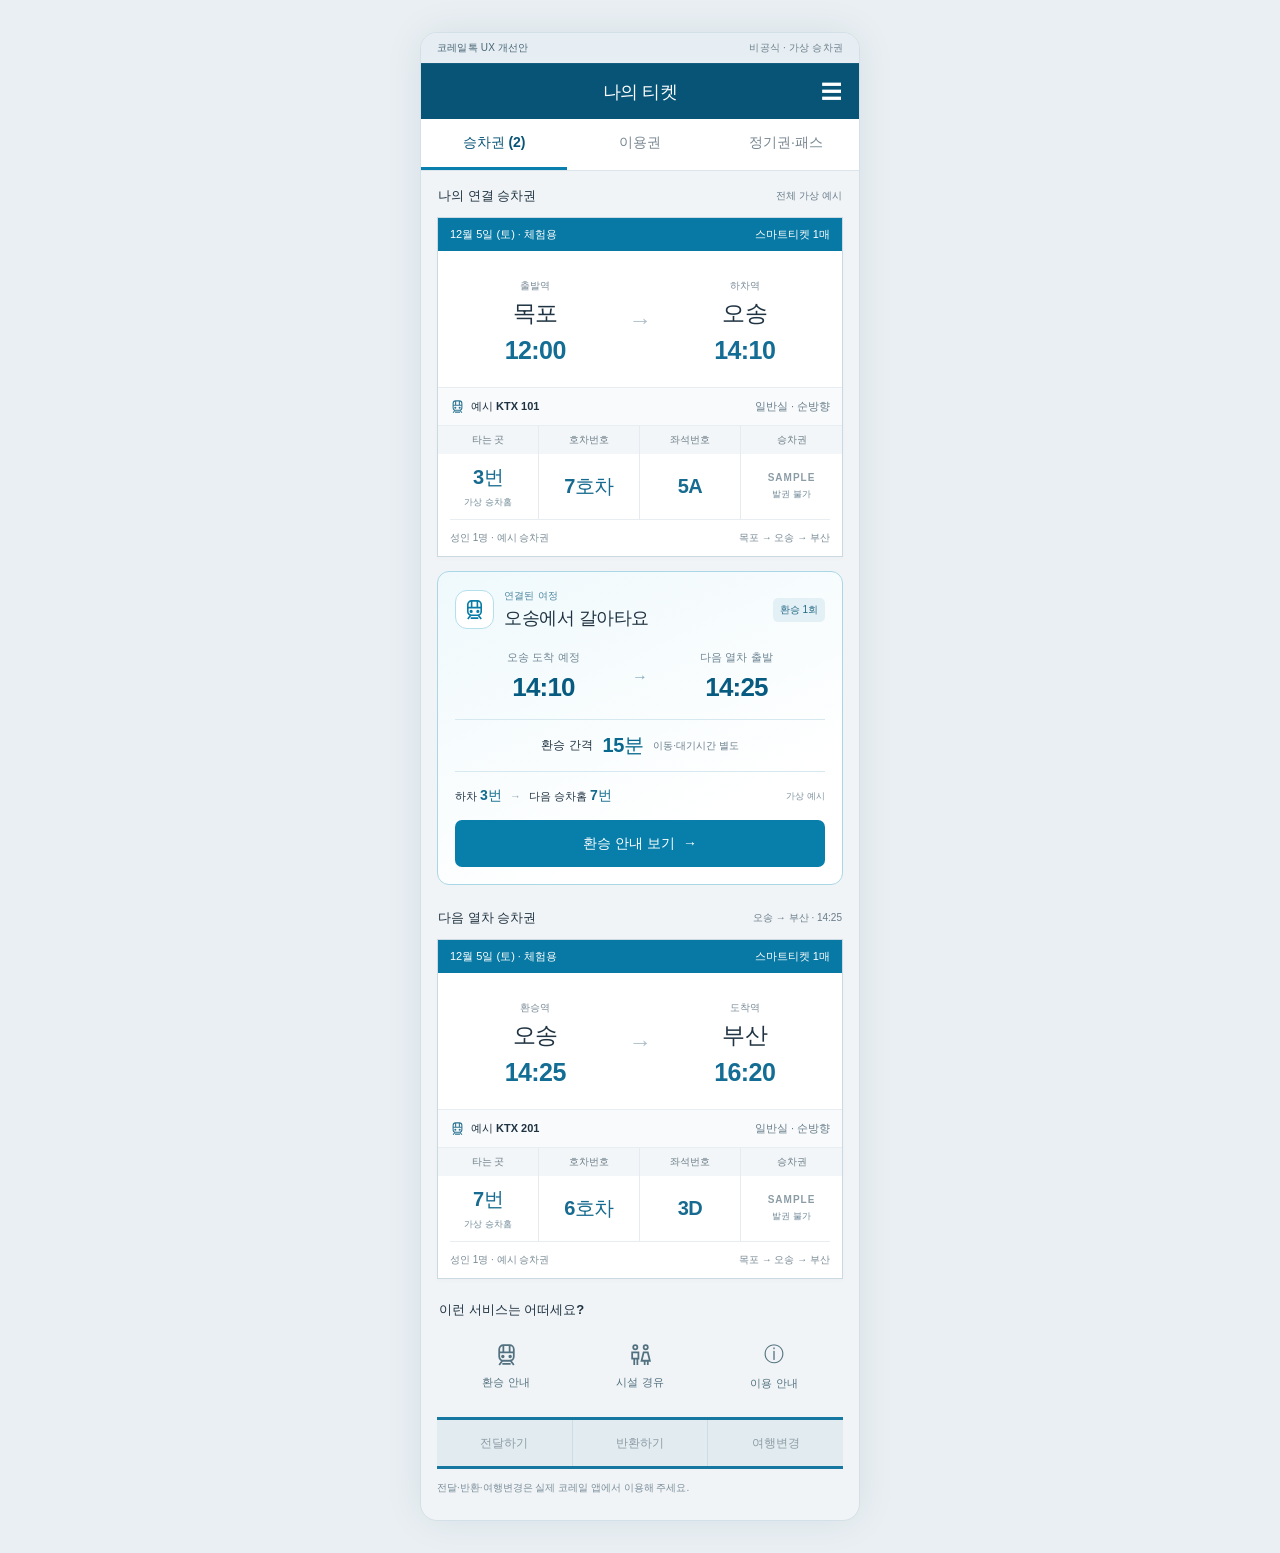
<file: index.html>
<!doctype html>
<html lang="ko">
<head>
  <meta charset="utf-8">
  <meta name="viewport" content="width=device-width, initial-scale=1">
  <meta http-equiv="refresh" content="0; url=mobile/">
  <title>나의 티켓 · 환승 안내</title>
</head>
<body>
  <a href="mobile/">모바일 승차권 열기</a>
</body>
</html>
</file>
<file: mobile/styles.css>
:root{font-family:-apple-system,BlinkMacSystemFont,"Apple SD Gothic Neo","Malgun Gothic",sans-serif;color:#1f3342;background:#e9eff3;font-synthesis:none;--navy:#075477;--blue:#087fac;--line:#dce5eb;--muted:#687d8b}*{box-sizing:border-box}body{margin:0}button,input,select{font:inherit}button,a,input,select{-webkit-tap-highlight-color:transparent}button,a,summary,input,select{touch-action:manipulation}button,a{cursor:pointer}a{color:inherit;text-decoration:none}button{border:0;background:none;color:inherit}button:disabled{cursor:default;color:#8e9ca5}button:focus-visible,a:focus-visible,summary:focus-visible,input:focus-visible,select:focus-visible{outline:3px solid #edb84d;outline-offset:3px}button,a.primary,a.secondary,select,input{min-height:46px}svg{width:24px;height:24px;flex-shrink:0}.phone{max-width:440px;min-height:100dvh;margin:0 auto;background:#f1f4f6;box-shadow:0 0 40px #16364b12}.prototype-strip{display:flex;justify-content:space-between;gap:8px;background:#e6eef3;padding:8px 16px;font-size:10px;letter-spacing:.02em;color:#476575}.prototype-strip span{color:#6c7e89}.app-header{position:sticky;top:0;z-index:5;display:flex;align-items:center;justify-content:center;height:56px;padding:0 12px;background:var(--navy);color:white}.app-header h1{font-size:18px;letter-spacing:-.5px;margin:0;font-weight:700}.app-header button{position:absolute;top:4px;width:46px;height:48px;font-size:25px}.app-header #back{left:5px;font-size:36px;line-height:1}.app-header #help{right:5px;font-size:21px}.ticket-tabs{display:flex;background:white;border-bottom:1px solid var(--line)}.ticket-tabs button{flex:1;font-size:14px;min-height:51px;color:#788792;border-bottom:3px solid transparent;padding:0 4px}.ticket-tabs button[aria-current=page]{color:var(--navy);font-weight:750;border-bottom-color:var(--blue)}.screen-content{padding:16px 16px 24px}.section-label{display:flex;justify-content:space-between;align-items:center;font-size:13px;font-weight:700;margin:0 1px 12px}.section-label span{font-size:10px;font-weight:400;color:var(--muted)}.ticket{background:white;border:1px solid #cbd9e2;box-shadow:0 2px 4px #203e4b05}.ticket-band{display:flex;justify-content:space-between;gap:6px;background:#0879a4;color:white;font-size:11px;padding:9px 12px}.ticket-journey{display:flex;align-items:center;justify-content:space-around;padding:24px 12px 22px;gap:8px;text-align:center}.ticket-journey>div{flex:1}.ticket-journey span{font-size:10px;color:#788a97}.ticket-journey>span{font-size:23px;color:#b1c0ca}.ticket-journey h2{font-size:23px;margin:5px 0 7px;letter-spacing:-.6px}.ticket-journey strong{font-size:25px;color:#146d94;letter-spacing:-.6px;font-variant-numeric:tabular-nums}.train-line{display:flex;align-items:center;justify-content:space-between;font-size:11px;padding:10px 12px;background:#f8fafb;border-block:1px solid #e7edf1}.train-line strong{display:flex;align-items:center;gap:6px;font-weight:600}.train-line svg{width:15px;height:17px;color:#2b7393}.train-line>span{color:var(--muted)}.seat-grid{display:grid;grid-template-columns:repeat(4,minmax(0,1fr));margin:0}.seat-grid>div{border-right:1px solid #e5ebef;text-align:center}.seat-grid>div:last-child{border:0}.seat-grid dt{font-size:10px;background:#f2f6f8;padding:7px 0;color:#6d7e88}.seat-grid dd{display:flex;flex-direction:column;align-items:center;justify-content:center;min-height:65px;font-size:20px;color:#186b90;font-weight:750;margin:0;letter-spacing:-.5px}.seat-grid small{font-size:9px;letter-spacing:0;font-weight:400;margin-top:5px;color:#728c9a}.seat-grid .sample-stamp{font-size:10px;letter-spacing:1px;color:#8c9ca6}.ticket-note{display:flex;justify-content:space-between;font-size:10px;gap:8px;margin:0 12px;padding:11px 0;border-top:1px solid #e7edf1;color:#778994}.ticket-note strong{font-weight:500}.transfer-card{margin-top:14px;border:1px solid #aad7e6;border-radius:12px;overflow:hidden;background:linear-gradient(155deg,#eff9fc,white 75%);padding:17px}.transfer-card-heading{display:flex;align-items:center;gap:10px}.connection-icon{display:grid;place-items:center;width:39px;height:39px;border:1px solid #b4dfec;border-radius:12px;background:white;color:#087ca6}.connection-icon svg{width:23px;height:23px}.eyebrow{display:block;font-size:10px;color:#4c879f;font-weight:600;letter-spacing:.02em}.transfer-card h2{font-size:18px;margin:3px 0 0;letter-spacing:-.5px}.pill{display:inline-flex;border-radius:5px;font-size:10px;font-weight:500;padding:5px 7px;background:#e3f1f7;color:#276984;white-space:nowrap}.transfer-card-heading>.pill{margin-left:auto}.connection-times{display:flex;justify-content:space-around;align-items:center;padding:20px 0 16px;text-align:center}.connection-times div{flex:1}.connection-times div span{display:block;font-size:11px;color:#6e8593;margin-bottom:7px}.connection-times strong{font-size:26px;color:#075b81;letter-spacing:-.8px;font-variant-numeric:tabular-nums}.connection-times>span{color:#84afbf}.gap-line{display:flex;align-items:center;justify-content:center;gap:10px;padding:12px 0;border-block:1px solid #d7e9f0;font-size:12px}.gap-line strong{font-size:20px;color:#08688e;letter-spacing:-.5px}.gap-line .hint{font-size:10px;color:var(--muted)}.platform-line{display:flex;align-items:center;justify-content:space-between;gap:8px;font-size:11px;padding:15px 0}.platform-line b{font-size:14px;color:#126b8d}.platform-line small{font-size:9px;color:#7e919d}.platform-line span>span{margin:0 5px;color:#96adba}.primary,.secondary{display:flex;align-items:center;justify-content:center;width:100%;gap:8px;min-height:48px;padding:13px 14px;border-radius:7px;font-weight:650;font-size:14px;line-height:1.5;text-align:center}.primary{background:#087eaa;color:white}.primary:hover{background:#076c92}.secondary{background:white;border:1px solid #b9cdd9;color:var(--navy)}.next-ticket{margin-top:14px;background:white;border:1px solid var(--line);border-radius:8px;overflow:hidden}.next-ticket>summary{display:flex;align-items:center;justify-content:space-between;min-height:53px;padding:14px 12px;font-size:12px;cursor:pointer}.next-ticket>summary span{font-size:10px;color:#6b8493}.next-ticket>summary:after{content:'⌄';font-size:15px;color:#7a919d}.next-ticket[open]>summary:after{content:'⌃'}.next-ticket .ticket{border-inline:0;border-bottom:0}.services{margin:22px 0 18px;padding:0 2px}.services h2{font-size:13px;margin:0 0 14px}.services>div{display:grid;grid-template-columns:repeat(3,1fr)}.services a,.services button{display:flex;align-items:center;flex-direction:column;justify-content:center;gap:8px;font-size:20px;min-height:66px;color:#527180}.services span{font-size:11px}.services svg{width:25px;height:25px}.ticket-actions{display:flex;background:#e1ebf0;border-block:3px solid #1677a0}.ticket-actions button{flex:1;font-size:12px;border-right:1px solid #cedce4}.ticket-actions button:last-child{border-right:0}.fine-print{font-size:10px;color:#7a8e9b;line-height:1.7;margin:10px 0 0}.app-footer{text-align:center;font-size:10px;color:#80929c;padding:8px 12px 24px}.journey-heading{margin:4px 0 20px}.journey-heading h2{font-size:23px;letter-spacing:-.9px;margin:8px 0 10px}.journey-heading p{font-size:12px;color:#6b8392;line-height:1.6;margin:0}.journey-heading .pill{margin-left:6px;font-size:9px}.card{margin-top:16px;background:white;border:1px solid var(--line);padding:18px;border-radius:12px}.card-title{font-size:15px;margin:0 0 18px;letter-spacing:-.4px}.train-stage{margin-bottom:14px}.train-stage-title{display:flex;justify-content:space-between;align-items:center;font-size:11px}.train-stage-title span{font-size:9px;color:#7c919d}.rail-labels{display:flex;justify-content:space-between;font-size:10px;margin-top:18px;color:#607988}.rail{position:relative;margin:18px 24px 26px 18px;height:5px;background:#e3ecf1;border-radius:4px}.rail:before,.rail:after{content:'';position:absolute;width:9px;height:9px;top:-2px;border-radius:50%;background:#bad1dd}.rail:before{left:0}.rail:after{right:0}.rail>div{height:100%;border-radius:4px;background:#1686b1;max-width:100%}.rail img{position:absolute;bottom:2px;transform:translateX(-50%);width:54px;height:26px;z-index:1}.transfer-divider{background:#f4f8fa;color:#7894a3;font-size:10px;text-align:center;padding:9px;margin-bottom:20px;border-radius:5px}.platform-steps{display:flex;justify-content:center;align-items:center;gap:35px;text-align:center;margin:6px 0 20px}.platform-steps div{display:flex;flex-direction:column;gap:6px}.platform-steps small{font-size:11px;color:#748a97}.platform-steps strong{font-size:28px;color:var(--navy)}.platform-steps div>span{font-size:11px;color:#708590}.platform-steps>span{color:#90aab9}.movement p{font-size:12px;line-height:1.8;color:#6e8491;margin:0 0 18px}.experience{margin:20px 0;padding:0 2px;color:#6b8392;font-size:11px}.experience>summary{cursor:pointer;padding:14px 0;min-height:46px;font-size:12px}.experience>summary span{font-size:10px;margin-left:8px;color:#8a9aa5}.experience fieldset{border:0;padding:0;margin:8px 0 18px}.experience legend{margin-bottom:8px}.segmented{display:flex;background:#e1eaf0;padding:4px;border-radius:8px;gap:4px}.segmented button{flex:1;font-size:11px;min-height:42px;padding:8px 4px;border-radius:6px}.segmented button[aria-pressed=true]{background:white;color:#075477;box-shadow:0 1px 4px #173b4b13;font-weight:650}.experience label{display:flex;justify-content:space-between}.experience input[type=range]{width:100%;accent-color:var(--blue);padding:0}.experience p{font-size:10px}.delay-note{border-radius:5px;background:#fff1de;color:#9e5c19!important;font-size:11px!important;line-height:1.7;padding:9px 11px;margin:14px 0 0!important}.countdown{display:flex;justify-content:space-between;gap:10px;align-items:center;padding:16px;background:#e5f1f6;border-radius:9px;font-size:12px;color:#3e7088}.countdown strong{font-size:20px;color:#075477}.facility-options{display:grid;grid-template-columns:repeat(3,1fr);gap:8px;margin-bottom:20px}.facility-options button{display:flex;flex-direction:column;align-items:center;gap:9px;justify-content:center;min-height:82px;background:#f6f9fb;border:1px solid #e2eaef;border-radius:9px;font-size:12px;color:#6a8291}.facility-options button[aria-pressed=true]{border-color:#1786ac;background:#edf8fc;color:#07698c;box-shadow:0 0 0 1px #1786ac}.card label{display:block;font-size:11px;color:#617b8b;margin:16px 0 8px}.card select,.card input[type=number]{width:100%;border:1px solid #d4e0e8;background:#fff;color:#304f60;border-radius:6px;padding:10px;font-size:12px;min-width:0}.field-row{display:grid;grid-template-columns:1fr 1fr;gap:12px}.card-title-line{display:flex;align-items:center;justify-content:space-between;margin-bottom:15px;gap:4px}.card-title-line h2{margin:0}.route-map{width:100%;height:auto;border-radius:9px;display:block;border:1px solid #e5edf2}.route-map text{font-family:inherit;font-size:10px;fill:#3b677e}.route-map text[fill=white]{fill:white}.route-map .hall-label{font-size:9px;fill:#8198a5}.map-caption{font-size:9px;color:#8196a2;line-height:1.6;text-align:center;margin:8px 0 18px}.route-steps{padding-left:25px;margin:0}.route-steps li{font-size:12px;line-height:1.7;padding-left:5px;margin:12px 0;color:#375b70}.route-steps li::marker{font-weight:700;color:#1282aa}.route-steps small{display:block;font-size:10px;color:#8296a3;margin-top:2px}.calculation{margin:22px 0 0}.calculation>div{display:flex;align-items:center;justify-content:space-between;gap:9px;font-size:11px;padding:10px 0}.calculation dt{color:#718795}.calculation dd{margin:0;text-align:right;white-space:nowrap;color:#3c5c6f}.calculation .total{border-top:1px solid var(--line);margin-top:7px;padding-top:17px}.calculation .total dt{color:#2f556a;font-size:12px;font-weight:650}.calculation .total dd{color:#006d99;font-size:20px;font-weight:750}.result{margin-top:18px;padding:14px;border-radius:8px;background:#eef7fa;color:#246a87}.result strong{font-size:14px}.result p{font-size:11px;line-height:1.7;margin:7px 0 0}.result.tight{background:#fff3e5;color:#965b1e}.empty{padding:50px 24px;text-align:center;background:white;min-height:450px}.empty h2{font-size:18px}.empty p{font-size:12px;line-height:1.8;color:#748a98;margin:15px 0 30px}dialog{max-width:350px;width:calc(100% - 40px);border:0;border-radius:15px;padding:25px;color:#2a4759;box-shadow:0 10px 60px #072b4b33}dialog::backdrop{background:#082c49aa}dialog h2{font-size:19px;margin:0 0 20px}dialog p{font-size:13px;line-height:1.9}dialog .primary{margin-top:22px}.skip{position:fixed;left:10px;top:-100px;z-index:10;background:white;padding:12px}.skip:focus{top:10px}.sr-only{position:absolute;width:1px;height:1px;padding:0;margin:-1px;overflow:hidden;clip:rect(0,0,0,0);white-space:nowrap;border:0}main:focus{outline:none}[hidden]{display:none!important}@media(min-width:600px){body{padding:32px 0}.phone{border-radius:17px;overflow:clip;min-height:calc(100dvh - 64px);border:1px solid #d4e0e7}.app-header{border-top:1px solid #ffffff10}}@media(max-width:359px){.screen-content{padding-inline:12px}.transfer-card{padding:13px}.ticket-band{font-size:10px}.platform-line{font-size:10px}.gap-line{gap:7px}.gap-line .hint{font-size:9px}.ticket-note{font-size:9px}.journey-heading h2{font-size:21px}}@media(prefers-reduced-motion:reduce){*{scroll-behavior:auto!important;transition:none!important;animation:none!important}}
/* Station board stays inside the mobile card; zoom only scrolls this viewport. */
.board-heading{display:flex;align-items:center;justify-content:space-between;gap:8px}.board-heading .card-title{margin:5px 0 16px}.floor-tabs{display:grid;grid-template-columns:repeat(3,minmax(0,1fr));gap:6px}.floor-tabs button{border:1px solid #d4e0e7;border-radius:7px;padding:10px 2px;display:flex;flex-direction:column;align-items:center;gap:6px;min-height:65px}.floor-tabs strong{font-size:13px}.floor-tabs span{font-size:9px;color:#637e8d}.floor-tabs button[aria-pressed=true]{background:#e8f5fa;border-color:#167b9f;color:#075477}.board-summary{font-size:11px;line-height:1.8;color:#476b7d;margin:15px 0 9px}.board-tools{display:flex;justify-content:space-between;align-items:center;gap:6px;margin:8px 0}.board-tools>span{font-size:9px;color:#718895}.board-tools>div{display:flex}.board-tools button{min-width:40px;padding:0 5px;font-size:13px}.board-viewport{overflow:auto;border-radius:9px;background:#102f47;overscroll-behavior:contain}.board-canvas{min-width:320px}.station-board{width:100%;height:auto;display:block;color:white}.station-board text{font-family:inherit;fill:#fff;pointer-events:none}.station-board .guide-sub{fill:#b6c9d6;font-size:10px}.guide-room rect{fill:#163c56;stroke:#d9e5eb;stroke-width:2}.guide-outline,.guide-wall{fill:none;stroke:#e1ebef;stroke-width:3;stroke-linejoin:round}.guide-track{stroke:#657e91;stroke-width:2}.guide-escalator rect{fill:#102f47;stroke:#d1e0e8;stroke-width:1.5}.guide-escalator path{stroke:#c3e6d4;stroke-width:3;fill:none}.guide-route{fill:none;stroke:#ffd45a;stroke-width:5;stroke-linecap:round;stroke-linejoin:round;pointer-events:none;stroke-dasharray:none}.guide-pin{cursor:pointer}.guide-pin rect{fill:#fff;stroke:#98bccd;stroke-width:2}.guide-pin text{fill:#133f57;font-weight:700}.guide-pin.selected rect{fill:#ffd45a;stroke:#ffd45a}.guide-pin:focus-visible{outline:none}.guide-pin:focus-visible rect{stroke:#00d7ff;stroke-width:5}.guide-marker circle:first-child{fill:#20c7e4;stroke:#102f47;stroke-width:3}.guide-marker circle:nth-child(2){fill:none;stroke:#20c7e4;stroke-width:2}.board-legend{display:flex;justify-content:center;gap:14px;margin:15px 0;font-size:9px;color:#577484}.board-legend span{display:flex;align-items:center;gap:5px}.board-legend i{display:inline-block}.legend-route{width:18px;border-top:4px solid #b28b12}.legend-position{width:10px;height:10px;border-radius:50%;background:#0899b6}.board-evidence{font-size:11px;line-height:1.8;margin:16px 0;border-block:1px solid #e3ebf0;padding:8px 0;color:#617d8c}.board-evidence summary{cursor:pointer;min-height:44px;padding:12px 0;color:#224f68}.board-evidence a{display:block;padding:13px 2px;min-height:46px;color:#08769e;text-decoration:underline}.route-controls{display:grid;grid-template-columns:1fr 1fr;gap:10px;margin-top:18px}.route-controls button{font-size:12px;padding:12px 5px}.route-steps li{border-radius:7px;padding-left:2px}.route-steps li.active{background:#eaf5fa;box-shadow:0 0 0 1px #a4cfde}.route-steps button{width:100%;text-align:left;padding:10px 7px;font-size:12px;line-height:1.8}@keyframes route-flow{to{stroke-dashoffset:-30}}@media(prefers-reduced-motion:reduce){.route-playing .guide-route{animation:none}}

.next-ticket-expanded{margin-top:24px}.next-ticket-expanded>.section-label{margin-bottom:12px}

.delay-explanation{margin-top:12px;padding:15px 16px;border:1px solid #efd3a6;border-left:4px solid #c78a2c;border-radius:9px;background:#fff7e9;color:#80571e}.delay-explanation strong{display:block;font-size:13px;line-height:1.6}.delay-explanation p{font-size:12px;line-height:1.85;margin:7px 0}.delay-explanation small{font-size:10px;color:#8d754f}

.walking-route{font-size:12px;line-height:1.8;color:#526f80;margin:0 0 18px}.walking-total{display:flex;align-items:center;justify-content:space-between;gap:12px;padding:15px 0;border-block:1px solid #dce5eb}.walking-total span{font-size:11px;color:#607d8e}.walking-total strong{font-size:25px;white-space:nowrap;color:#075477}
.facility-options button{min-height:92px;gap:6px;padding:9px 4px}.facility-options button span{font-size:11px;line-height:1.5;overflow-wrap:anywhere}.facility-options button small{font-size:9px;color:#758e9b}.walking-summary{border-color:#b9d7e3;background:#f7fcfe}

.platform-surface{fill:#163c56;stroke:#d9e5eb;stroke-width:2}.platform-position circle:first-child{fill:#20c7e4;stroke:#102f47;stroke-width:3}.platform-position circle:nth-child(2){fill:none;stroke:#20c7e4;stroke-width:2}.platform-target circle{fill:#075477;stroke:#d9e5eb;stroke-width:2}.station-board .guide-marker{pointer-events:none}

.guide-zone{fill:#173b52;stroke:#d6e5ec;stroke-width:2.5;stroke-linejoin:round}.guide-lift rect{fill:#214b63;stroke:#f4d584;stroke-width:1.5}.guide-lift path{fill:none;stroke:#f4d584;stroke-width:1.2}.guide-seats path{stroke:#7394a7;stroke-width:2}.guide-seats rect{fill:#527b93;stroke:#92afbf;stroke-width:.7}.guide-door{fill:none;stroke:#7799ac;stroke-width:1}.guide-connection{stroke:#52778e;stroke-width:2;stroke-dasharray:3 5;fill:none}.station-board text{paint-order:stroke;stroke:#173b52;stroke-width:3;stroke-linejoin:round}.station-board .guide-pin text{stroke:none}.board-legend{flex-wrap:wrap;gap:12px}.legend-lift{width:11px;height:12px;border:1px solid #93742c;background:#fff0bd}

.directed-route{color:#ffd45a;pointer-events:none}.route-return{color:#78d6ff}.directed-route .guide-route{stroke:currentColor;stroke-width:3;stroke-dasharray:none}.route-chevron{fill:none;stroke:currentColor;stroke-width:3;stroke-linecap:round;stroke-linejoin:round}.legend-return{width:18px;border-top:4px solid #2c8bb2}

.facility-photo-dialog{width:calc(100% - 32px);max-width:720px;padding:18px}.facility-photo-dialog h2{font-size:17px;margin-bottom:16px}.facility-photo-dialog>img{display:block;max-width:100%;max-height:70dvh;width:auto;height:auto;margin:auto;object-fit:contain}.facility-photo-dialog form{margin-top:16px}

.facility-options{grid-template-columns:repeat(2,minmax(0,1fr));gap:12px}.facility-option{position:relative;border:1px solid #d8e4eb;border-radius:9px;background:#fff;min-width:0}.facility-option.is-selected{border-color:#087fab;box-shadow:0 0 0 1px #087fab}.facility-options .facility-select{display:flex;flex-direction:column;align-items:stretch;justify-content:flex-start;width:100%;padding:0;gap:0;min-height:0;border:0;background:transparent;border-radius:8px;box-shadow:none;text-align:left;overflow:hidden}.facility-options .facility-select[aria-pressed=true]{background:#edf8fc;box-shadow:none}.facility-options .facility-thumbnail{display:flex;align-items:center;justify-content:center;width:100%;height:106px;background:#e6edf1;overflow:hidden}.facility-thumbnail img{width:100%;height:100%;object-fit:cover;display:block}.facility-thumbnail img.small-original{width:auto;height:auto;max-width:100%;max-height:100%;object-fit:contain}.facility-options .photo-fallback{font-size:11px;color:#708794}.facility-options .facility-label{display:flex;flex-direction:column;gap:6px;min-height:75px;padding:12px 26px 12px 11px}.facility-label strong{font-size:12px;font-weight:650;line-height:1.6;overflow-wrap:anywhere}.facility-options .facility-label small{font-size:10px;color:#6c8695}.facility-options .photo-expand{position:absolute;top:4px;right:4px;display:grid;place-items:center;min-height:44px;width:44px;height:44px;min-width:44px;padding:10px;border:0;border-radius:6px;background:#102f47d9;color:white;box-shadow:none}.photo-expand svg{width:20px;height:20px}.facility-options .selected-check{display:none;position:absolute;bottom:13px;right:9px;width:18px;height:18px;border-radius:50%;background:#087fab;color:white;font-size:12px;text-align:center;line-height:18px}.is-selected .selected-check{display:block}.facility-option.direct-option{grid-column:1/-1}.facility-options .direct-option .facility-select{flex-direction:row;align-items:center;min-height:66px}.facility-options .direct-icon{display:grid;place-items:center;flex-shrink:0;width:48px;color:#0b7195;padding-left:10px}.facility-options .direct-option .facility-label{min-height:0;flex:1;padding:12px}.facility-options .direct-option .selected-check{position:static;flex-shrink:0;margin-right:14px}@media(max-width:359px){.facility-options{gap:9px}.facility-options .facility-label{padding-left:8px;padding-right:24px}.facility-label strong{font-size:11px}}

.floor-link { margin-top: .6rem; }
.delay-explanation .secondary { margin-bottom: .6rem; }
</file>
